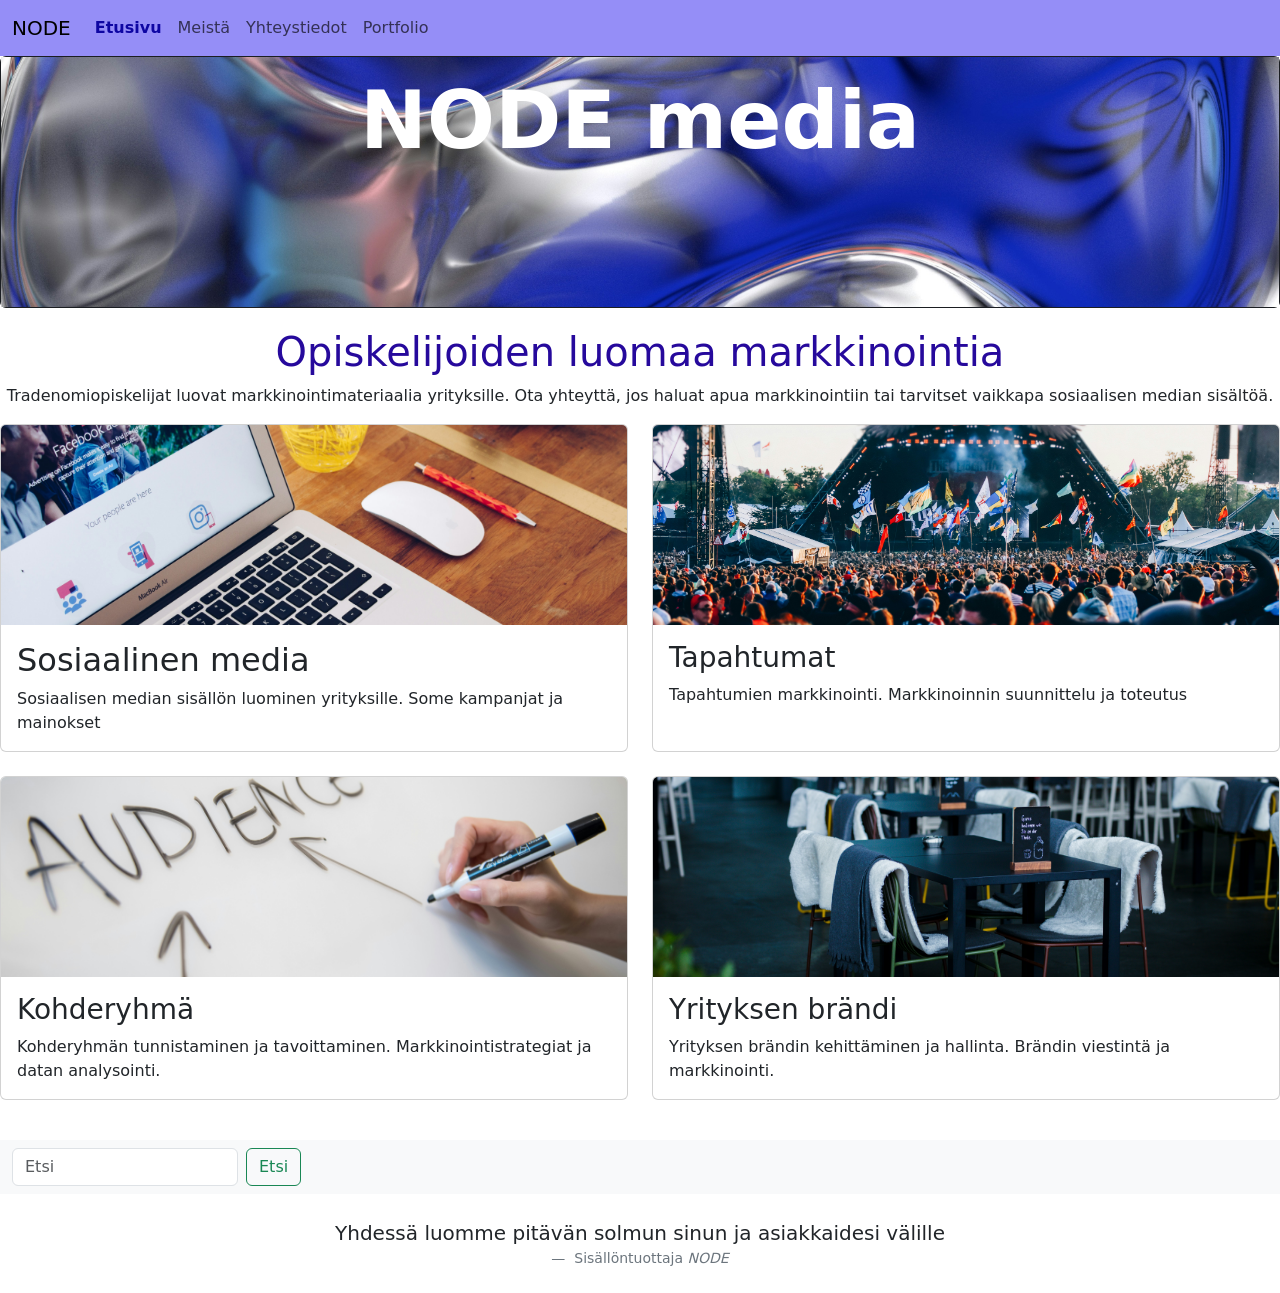
<file: index.html>
<!DOCTYPE html>
<html lang="fi">
<head>
    <meta charset="UTF-8">
    <meta name="viewport" content="width=device-width, initial-scale=1.0">
    <title>rosan websivu</title>
    <link rel="stylesheet" href="style.css"> 
    <link href="https://cdn.jsdelivr.net/npm/bootstrap@5.3.0/dist/css/bootstrap.min.css" rel="stylesheet">
</head>
<body>
    <nav class="navbar navbar-expand-lg custom-navbar">
  <div class="container-fluid">
    <a class="navbar-brand" href="index.html">NODE</a>
    <button class="navbar-toggler" type="button" data-bs-toggle="collapse" data-bs-target="#navbarNav" aria-controls="navbarNav" aria-expanded="false" aria-label="Toggle navigation">
      <span class="navbar-toggler-icon"></span>
    </button>
    <div class="collapse navbar-collapse" id="navbarNav">
      <ul class="navbar-nav">
        <li class="nav-item">
          <a class="nav-link active" aria-current="page" href="index.html">Etusivu</a>
        </li>
        <li class="nav-item">
          <a class="nav-link" href="about.html">Meistä</a>
        </li>
        <li class="nav-item">
          <a class="nav-link" href="contact.html">Yhteystiedot</a>
        </li>
        <li class="nav-item">
          <a class="nav-link" href="portfolio.html">Portfolio</a>
        </li>
      </ul>
    </div>
  </div>
</nav>

<main>
<div class="card text-bg-dark">
  <img src="metallic.jpg" class="card-img rounded-0" alt="background" style="height: 250px; object-fit: cover;">
  <div class="card-img-overlay">
    <h5 class="card-title text-center display-1 fw-bold mb-3">NODE media</h5>
  </div>
</div>

<!-- Teksti workshop mallien mukaan-->
<div style="margin-top: 20px; text-align: center;">
    <h1 style="color: rgb(38, 9, 156);">Opiskelijoiden luomaa markkinointia</h1>
    <p>
        Tradenomiopiskelijat luovat markkinointimateriaalia yrityksille. Ota yhteyttä, jos haluat apua markkinointiin tai tarvitset vaikkapa sosiaalisen median sisältöä.
    </p>
</div>

 <!-- laatikoiden ja bannerin väliin jätetty tilaa, laatikot md-6 koska 12 osaa ja haluan kaksi laatikkoa vierekkäin-->
  <!-- kuvat nimetty tasa-kuvat css varten-->
 <div class="row mt-3">
 <div class="container-fluid">
  <div class="row justify-content-center g-4 mb-4">
  <div class="col-md-6">
    <div class="card h-100">
      <img src="socialmedia.jpg" class="card-img-top tasa-kuvat" alt="kuva">
      <div class="card-body">
        <h2 class="card-title">Sosiaalinen media</h2>
        <p class="card-text">Sosiaalisen median sisällön luominen yrityksille. Some kampanjat ja mainokset</p>
      </div>
    </div>
  </div>
  <div class="col-md-6">
    <div class="card h-100">
      <img src="festival.jpg" class="card-img-top tasa-kuvat" alt="kuva">
      <div class="card-body">
        <h3 class="card-title">Tapahtumat</h3>
        <p class="card-text">Tapahtumien markkinointi. Markkinoinnin suunnittelu ja toteutus</p>
      </div>
    </div>
  </div>
  <div class="col-md-6">
    <div class="card h-100">
      <img src="audience.jpg" class="card-img-top tasa-kuvat" alt="kuva">
      <div class="card-body">
        <h3 class="card-title">Kohderyhmä</h3>
        <p class="card-text">Kohderyhmän tunnistaminen ja tavoittaminen. Markkinointistrategiat ja datan analysointi.</p>
      </div>
    </div>
  </div>
  <div class="col-md-6">
    <div class="card h-100">
      <img src="ravintola.jpg" class="card-img-top tasa-kuvat" alt="kuva">
      <div class="card-body">
        <h3 class="card-title">Yrityksen brändi</h3>
        <p class="card-text">Yrityksen brändin kehittäminen ja hallinta. Brändin viestintä ja markkinointi.</p>
      </div>
    </div>
  </div>
</div>
</div>
</div>

<!-- asetteluun lisätty väli mb-4 on margin bottom 4-->
<nav class="navbar bg-body-tertiary mt-3 mb-4">
  <div class="container-fluid">
    <form class="d-flex" role="search">
      <input class="form-control me-2" type="search" placeholder="Etsi" aria-label="Search">
      <button class="btn btn-outline-success" type="submit">Etsi</button>
    </form>
  </div>
</nav>

<!-- tähän joku kuva mikä kuvastaa yritystä?-->
 <figure class="text-center mt-3 mb-4">
  <blockquote class="blockquote">
    <p> Yhdessä luomme pitävän solmun sinun ja asiakkaidesi välille</p>
  </blockquote>
  <figcaption class="blockquote-footer">
    Sisällöntuottaja <cite title="Source Title">NODE</cite>
  </figcaption>
</figure>
    
  <script src="https://cdn.jsdelivr.net/npm/bootstrap@5.3.0/dist/js/bootstrap.bundle.min.js"></script>
</main>

</body>
</html>
</file>
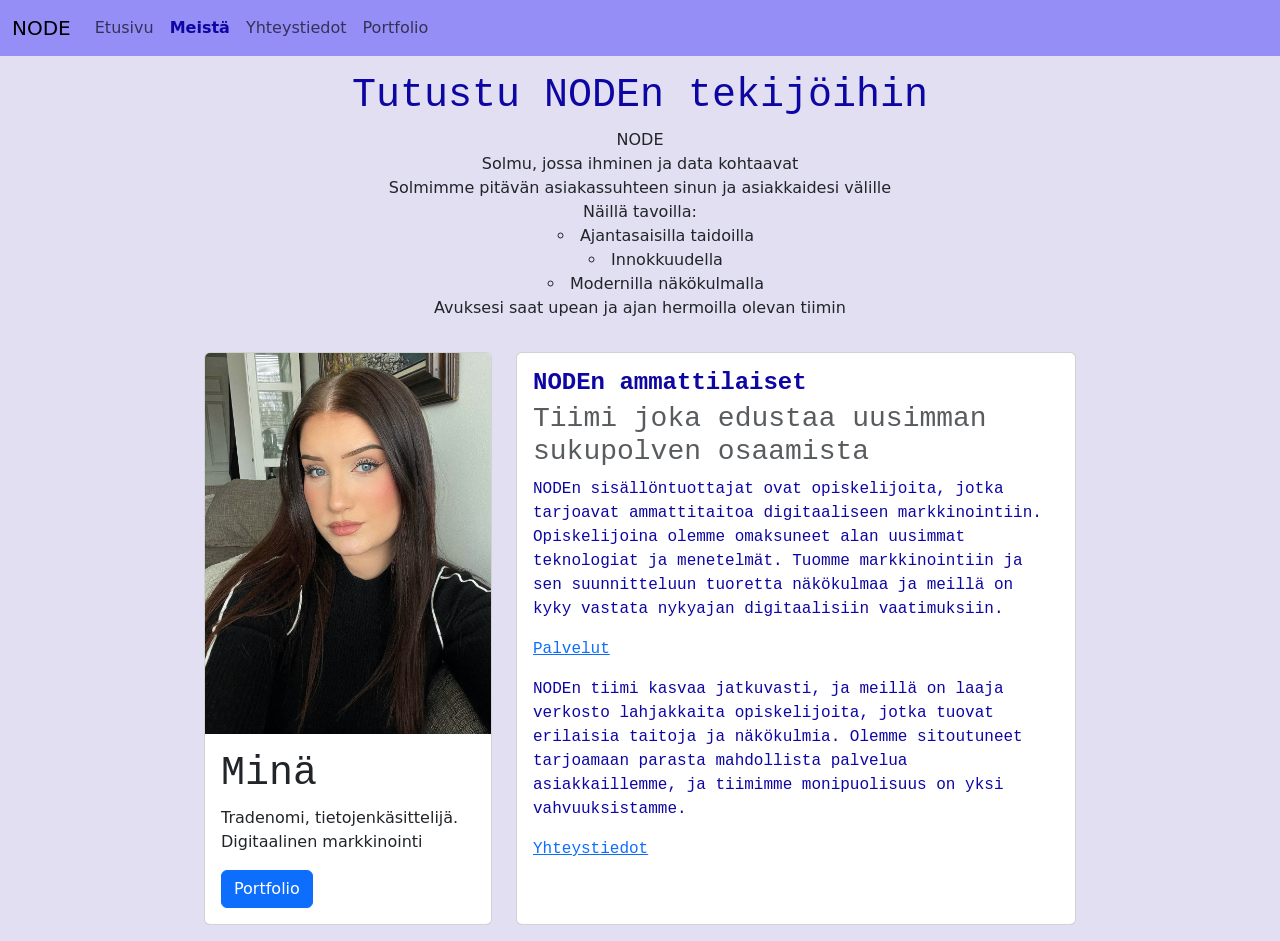
<file: about.html>
<!DOCTYPE html>
<html lang="fi">
<head>
    <meta charset="UTF-8">
    <meta name="viewport" content="width=device-width, initial-scale=1.0">
    <title>Rosan websivu</title>
    <link rel="stylesheet" href="style.css">
    <link href="https://cdn.jsdelivr.net/npm/bootstrap@5.3.0/dist/css/bootstrap.min.css" rel="stylesheet">
</head>
<body class="aboutsivu">
    <nav class="navbar navbar-expand-lg custom-navbar">
  <div class="container-fluid">
    <a class="navbar-brand" href="index.html">NODE</a>
    <button class="navbar-toggler" type="button" data-bs-toggle="collapse" data-bs-target="#navbarNav" aria-controls="navbarNav" aria-expanded="false" aria-label="Toggle navigation">
      <span class="navbar-toggler-icon"></span>
    </button>
    <div class="collapse navbar-collapse" id="navbarNav">
      <ul class="navbar-nav">
        <li class="nav-item">
          <a class="nav-link" aria-current="page" href="index.html">Etusivu</a>
        </li>
        <li class="nav-item">
          <a class="nav-link active" href="about.html">Meistä</a>
        </li>
        <li class="nav-item">
          <a class="nav-link" href="contact.html">Yhteystiedot</a>
        </li>
        <li class="nav-item">
          <a class="nav-link" href="portfolio.html">Portfolio</a>
        </li>
      </ul>
    </div>
  </div>
</nav>

<main>
<!-- nimetty väriä varten, keskitetty ja margin top-->
<h1 class="erikois-otsikko text-center mt-3 display-6">Tutustu NODEn tekijöihin</h1>

<!-- muokattu bootstrapin valmista listaa-->
<ul class="text-center list-unstyled">
  <li>NODE</li>
  <li>Solmu, jossa ihminen ja data kohtaavat</li>
  <li>Solmimme pitävän asiakassuhteen sinun ja asiakkaidesi välille</li>
  <li>Näillä tavoilla:
    <ul>
      <li>Ajantasaisilla taidoilla</li>
      <li>Innokkuudella</li>
      <li>Modernilla näkökulmalla</li>
    </ul>
  </li>
  <li>Avuksesi saat upean ja ajan hermoilla olevan tiimin</li>
</ul>

  <!-- käytetty d-felx ja flex-wrap, jotta kortit saadaan isolla näytöllä vierekkäin ja mobiilissa allekkain-->
  <div class="d-flex flex-wrap gap-4 justify-content-center">

<div class="card kuva-kortti mt-3 mb-3" style="width: 18rem;">
  <img src="omakuva.JPG" class="card-img-top" alt="kuva minusta">
  <div class="card-body">
    <h1 class="card-title">Minä</h1>
    <p class="card-text">Tradenomi, tietojenkäsittelijä. Digitaalinen markkinointi</p>
    <a href="portfolio.html" class="btn btn-primary">Portfolio</a>
  </div>
</div>
<!-- kortin leveydeksi muutettu 35rem, jotta tekstille on enemmän tilaa ja se täyttää sivua, myös nimetty css varten-->
<div class="card sininen-kortti mt-3 mb-3" style="width: 35rem;">
  <div class="card-body">
    <h2 class="card-title">NODEn ammattilaiset</h2>
    <h3 class="card-subtitle mb-2 text-body-secondary">Tiimi joka edustaa uusimman sukupolven osaamista</h3>
    <p class="card-text">NODEn sisällöntuottajat ovat opiskelijoita, jotka tarjoavat ammattitaitoa digitaaliseen markkinointiin. Opiskelijoina olemme omaksuneet alan uusimmat teknologiat ja menetelmät.
      Tuomme markkinointiin ja sen suunnitteluun tuoretta näkökulmaa ja meillä on kyky vastata nykyajan digitaalisiin vaatimuksiin.</p>
    <a href="index.html" class="card-link">Palvelut</a>
    <p class="card-text mt-3"> 
      NODEn tiimi kasvaa jatkuvasti, ja meillä on laaja verkosto lahjakkaita opiskelijoita, jotka tuovat erilaisia taitoja ja näkökulmia. Olemme sitoutuneet tarjoamaan parasta mahdollista palvelua asiakkaillemme, ja tiimimme monipuolisuus on yksi vahvuuksistamme.</p>

    <a href="contact.html" class="card-link">Yhteystiedot</a>
  </div>
</div>
</div>

        <script src="https://cdn.jsdelivr.net/npm/bootstrap@5.3.0/dist/js/bootstrap.bundle.min.js"></script>
</main>
</body>
</html>
</file>
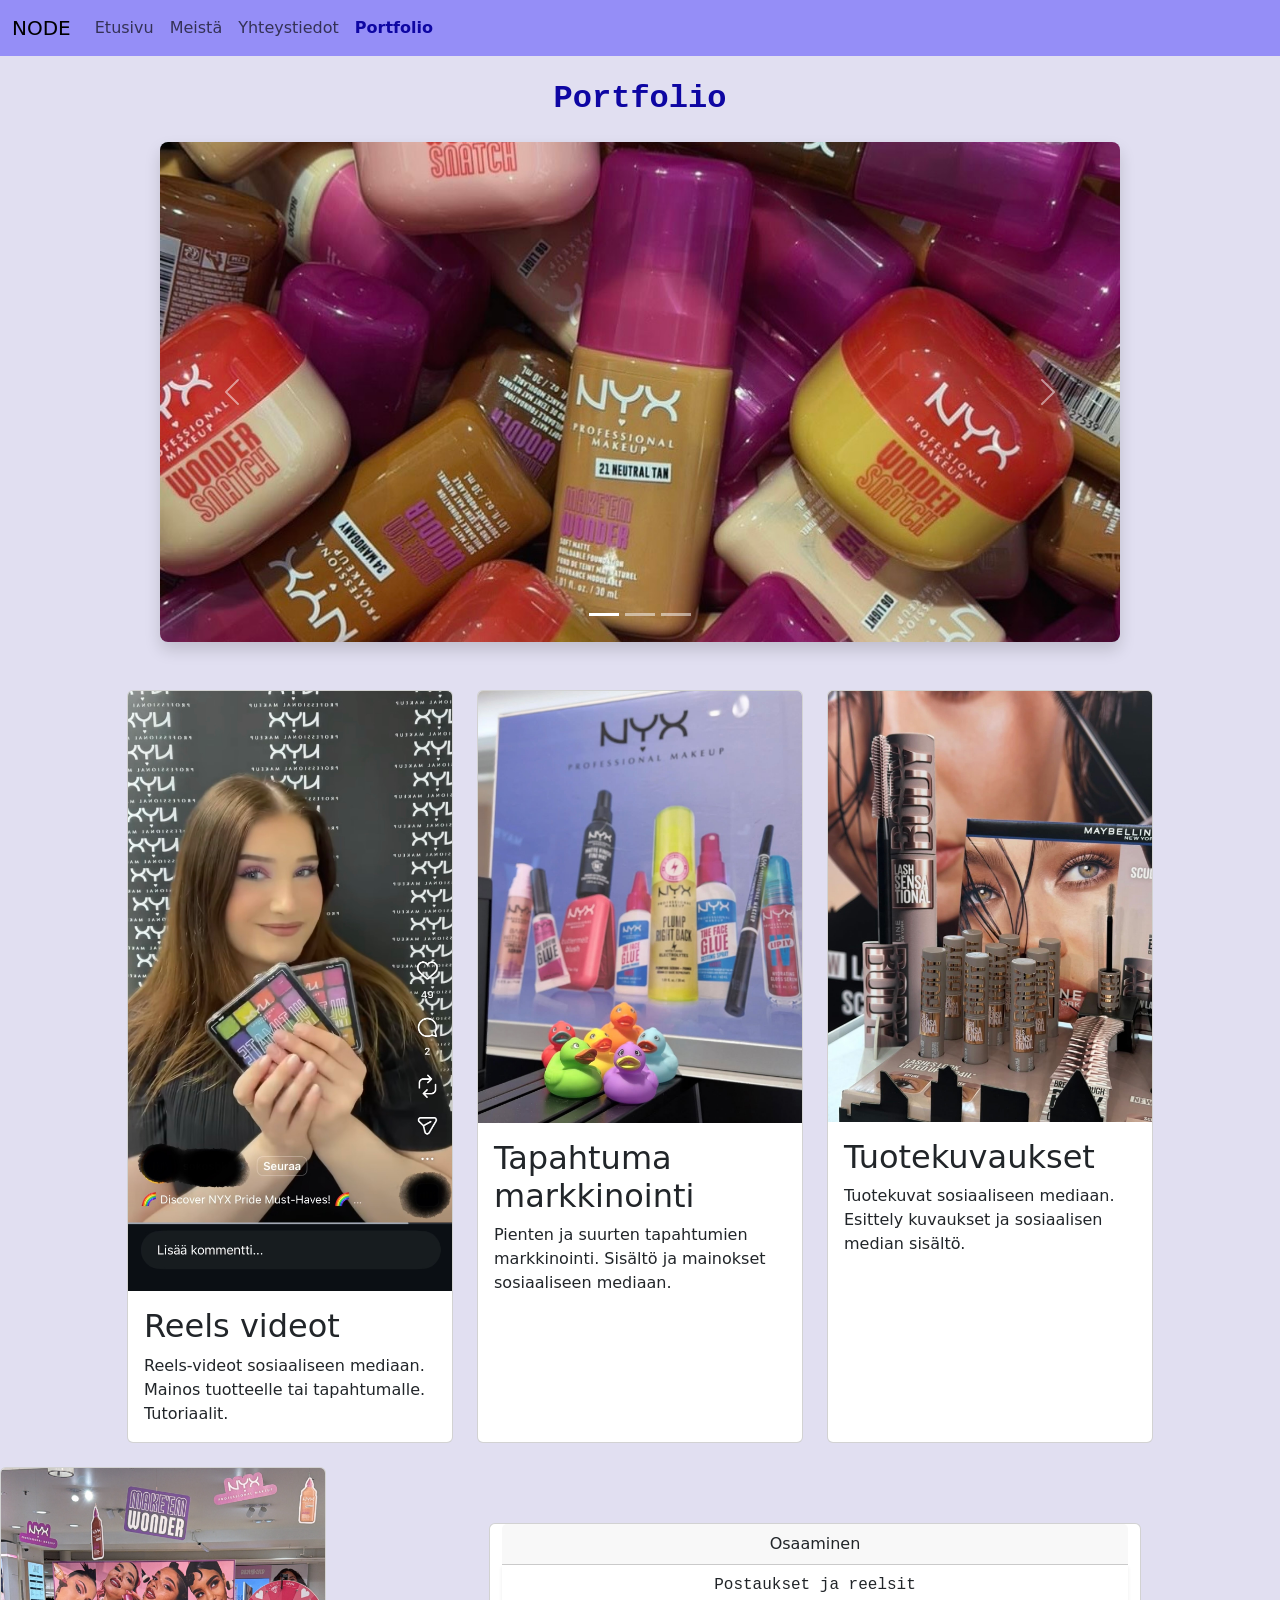
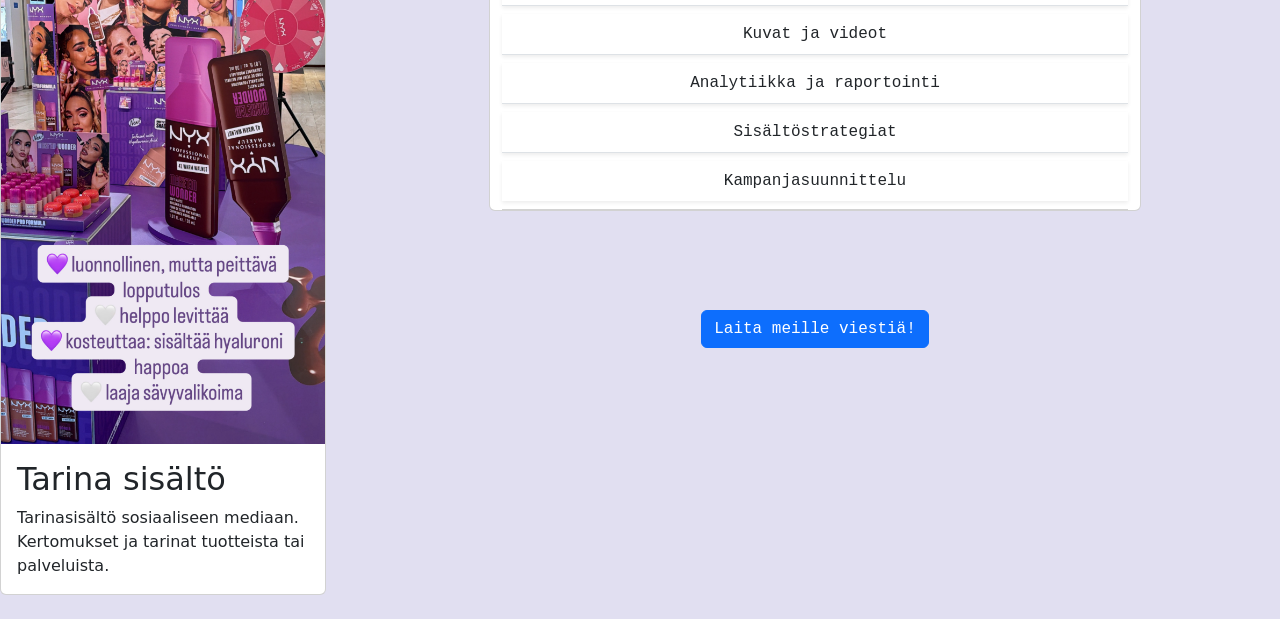
<file: portfolio.html>
<!DOCTYPE html>
<html lang="en">
<head>
    <meta charset="UTF-8">
    <meta name="viewport" content="width=device-width, initial-scale=1.0">
    <title>Rosan websivu</title>
    <link rel="stylesheet" href="style.css"> 
    <link href="https://cdn.jsdelivr.net/npm/bootstrap@5.3.0/dist/css/bootstrap.min.css" rel="stylesheet">
</head>
<body class="portfoliosivu">
       <nav class="navbar navbar-expand-lg custom-navbar">
  <div class="container-fluid">
    <a class="navbar-brand" href="index.html">NODE</a>
    <button class="navbar-toggler" type="button" data-bs-toggle="collapse" data-bs-target="#navbarNav" aria-controls="navbarNav" aria-expanded="false" aria-label="Toggle navigation">
      <span class="navbar-toggler-icon"></span>
    </button>
    <div class="collapse navbar-collapse" id="navbarNav">
      <ul class="navbar-nav">
        <li class="nav-item">
          <a class="nav-link" aria-current="page" href="index.html">Etusivu</a>
        </li>
        <li class="nav-item">
          <a class="nav-link" href="about.html">Meistä</a>
        </li>
        <li class="nav-item">
          <a class="nav-link" href="contact.html">Yhteystiedot</a>
        </li>
        <li class="nav-item">
          <a class="nav-link active" href="portfolio.html">Portfolio</a>
        </li>
      </ul>
    </div>
  </div>
</nav>

<main>

    <h1 class="portfolio-otsikko text-center mt-4 mb-4">Portfolio</h1>

    <!-- kuva carousel Bootsrapista, muokattu kokoa ja lisätty varjo, sekä kuvan vaihto 4s-->
    <div id="carouselExampleIndicators" class="carousel slide w-75 mx-auto shadow rounded-3 overflow-hidden" data-bs-interval="4000">
  <div class="carousel-indicators">
    <button type="button" data-bs-target="#carouselExampleIndicators" data-bs-slide-to="0" class="active" aria-current="true" aria-label="Slide 1"></button>
    <button type="button" data-bs-target="#carouselExampleIndicators" data-bs-slide-to="1" aria-label="Slide 2"></button>
    <button type="button" data-bs-target="#carouselExampleIndicators" data-bs-slide-to="2" aria-label="Slide 3"></button>
  </div>
  <div class="carousel-inner">
    <div class="carousel-item active">
      <img src="e.kuva.jpg" class="d-block h-100" alt="kuva 1">
    </div>
    <div class="carousel-item">
      <img src="g.kuva.jpg" class="d-block h-100" alt="kuva 2">
    </div>
    <div class="carousel-item">
      <img src="k.kuva.jpg" class="d-block h-100" alt="kuva 3">
    </div>
  </div>
  <button class="carousel-control-prev" type="button" data-bs-target="#carouselExampleIndicators" data-bs-slide="prev">
    <span class="carousel-control-prev-icon" aria-hidden="true"></span>
    <span class="visually-hidden">Previous</span>
  </button>
  <button class="carousel-control-next" type="button" data-bs-target="#carouselExampleIndicators" data-bs-slide="next">
    <span class="carousel-control-next-icon" aria-hidden="true"></span>
    <span class="visually-hidden">Next</span>
  </button>
</div>
<!--kuvat asettuvat paremmin kun näytön koko muuttuu, asetettu max-width ja justify-content-center-->
<div class="row row-cols-1 row-cols-md-3 g-4 justify-content-center mt-4 mb-4">
  <div class="col" style="max-width: 350px;">
    <div class="card h-100">
      <img src="b.kuva.jpg" class="card-img-top" alt="kuva 1">
      <div class="card-body">
        <h2 class="card-title">Reels videot</h2>
        <p class="card-text">Reels-videot sosiaaliseen mediaan. Mainos tuotteelle tai tapahtumalle. Tutoriaalit.</p>
      </div>
    </div>
  </div>
  <div class="col" style="max-width: 350px;">
    <div class="card h-100">
      <img src="a.kuva.jpg" class="card-img-top" alt="kuva 2">
      <div class="card-body">
        <h2 class="card-title">Tapahtuma markkinointi</h2>
        <p class="card-text">Pienten ja suurten tapahtumien markkinointi. Sisältö ja mainokset sosiaaliseen mediaan.</p>
      </div>
    </div>
  </div>
  <div class="col" style="max-width: 350px;">
    <div class="card h-100">
      <img src="c.kuva.jpg" class="card-img-top" alt="kuva 3">
      <div class="card-body">
        <h2 class="card-title">Tuotekuvaukset</h2>
        <p class="card-text">Tuotekuvat sosiaaliseen mediaan. Esittely kuvaukset ja sosiaalisen median sisältö.</p>
      </div>
    </div>
  </div>
  <div class="col" style="max-width: 350px;">
    <div class="card h-100">
      <img src="d.kuva.JPG" class="card-img-top" alt="kuva 4">
      <div class="card-body">
        <h2 class="card-title">Tarina sisältö</h2>
        <p class="card-text">Tarinasisältö sosiaaliseen mediaan. Kertomukset ja tarinat tuotteista tai palveluista.</p>
      </div>
    </div>
  </div>
  <!--muutettu pienemmäksi kuin muut kortit ja lisätty margin-top, jotta se sijoittuu keskelle tyhjää tilaa-->
  <div class="card mx-auto w-50" style="text-align: center; height: 18rem; margin-top: 5rem;">
  <div class="card-header">
    Osaaminen
  </div>
  <ul class="list-group mb-4 list-group-flush">
    <li class="list-group-item shadow-sm mb-2">Postaukset ja reelsit</li>
    <li class="list-group-item shadow-sm mb-2">Kuvat ja videot</li>
    <li class="list-group-item shadow-sm mb-2">Analytiikka ja raportointi</li>
    <li class="list-group-item shadow-sm mb-2">Sisältöstrategiat</li>
    <li class="list-group-item shadow-sm mb-2">Kampanjasuunnittelu</li>
  </ul>
  <div class="nappi-linkki">
    <a href="contact.html" class="btn btn-primary mt-3 mb-3">Laita meille viestiä!</a>
  </div>
</div>
</div>
    
    <script src="https://cdn.jsdelivr.net/npm/bootstrap@5.3.0/dist/js/bootstrap.bundle.min.js"></script>
</main>
</body>
</html>
</file>
<file: style.css>
.custom-navbar {
    background-color: #958ef7 !important;
}
/* aktiivinen linkki korostuu värillä ja fontti lihavoituu*/
.custom-navbar .nav-link.active {
    color: #0e06a3 !important;
    font-weight: bold !important;
}
/* kortin teksti siniseksi ja fontti courier newksi*/
.sininen-kortti .card-body {
    color: #0e06a3;
    font-family: 'Courier New', monospace;
}
.sininen-kortti .card-title {
    font-size: 1.5rem; 
    font-weight: bold; 
}
.kuva-kortti .card-title {
    font-family: 'Courier New', Courier, monospace;
}
.erikois-otsikko {
    font-family: 'Courier New', Courier, monospace;
    color: #0e06a3;
    font-size: 2rem;
    font-weight: bold;
}
/* siirtää bulletit listan sisälle*/
ul {
    list-style-position: inside;
}
/* kuva harmaaksi ja hoverilla värit takaisin. Opittu workshopissa */
.filter-image {
        filter: grayscale(100%);
        transition: filter 0.3s ease;
        width: 400px;
        height: auto;
        margin: 30px 0;
      }
      .filter-image:hover {
        filter: grayscale(0%);
      }
      .quote {
        position: relative;
        padding-left: 20px;
        font-style: italic;
        margin-bottom: 20px;
      }
      /* hienosäätö:flex-wrap,kuvat mobiilissa allekkain. flexboxilla kuvat keskelle ja väliä 40px */
      .kuvapari {
        display: flex;
        flex-wrap: wrap;
        justify-content: center;
        gap: 40px;
      }
      .contact-otsikko {
        font-family: 'Courier New', Courier, monospace;
        color: #0e06a3;
        font-size: 1.5rem;
        font-weight: bold;
      }
      /* Muuttaa etusivun korttien kuvat samankokoisiksi ja pitää kuvasuhteen, jotta ne näyttävät yhtenäisiltä */
      .tasa-kuvat {
        height: 200px;
        object-fit: cover;
        width: 100%;
      }
      .list-group-item {
        font-family: 'Courier New', Courier, monospace;
      }
      body.aboutsivu {
        background-color: #e1dff1;
      }
      body.contactsivu {
        background-color: #e1dff1;
      }
      /* karusellin muokkausta*/
      .carousel-item {
        height: 500px;
        overflow: hidden;
      }
      /* Muuttaa karusellin kuvat samankokoisiksi ja pitää kuvasuhteen, jotta ne näyttävät yhtenäisiltä */
      .carousel-item img {
        height: 500px;
        object-fit: cover;
        width: 100%;
      }
      /* Mobiililaitteissa karusellin kuvat pienemmiksi, jotta ne mahtuvat paremmin näytölle */
      @media (max-width: 767px) {
        .carousel-item img {
          height: 250px;
          object-fit: cover;
        }
      }
      body.portfoliosivu {
        background-color: #e1dff1;
      }
      .portfolio-otsikko {
        font-family: 'Courier New', Courier, monospace;
        color: #0e06a3;
        font-size: 2rem;
    font-weight: bold;
      }
      .nappi-linkki {
        font-family: 'Courier New', Courier, monospace;
        color: #0e06a3;
        font-size: 1rem;
        font-weight: bold;
        margin-top: 60px;
      }
</file>
